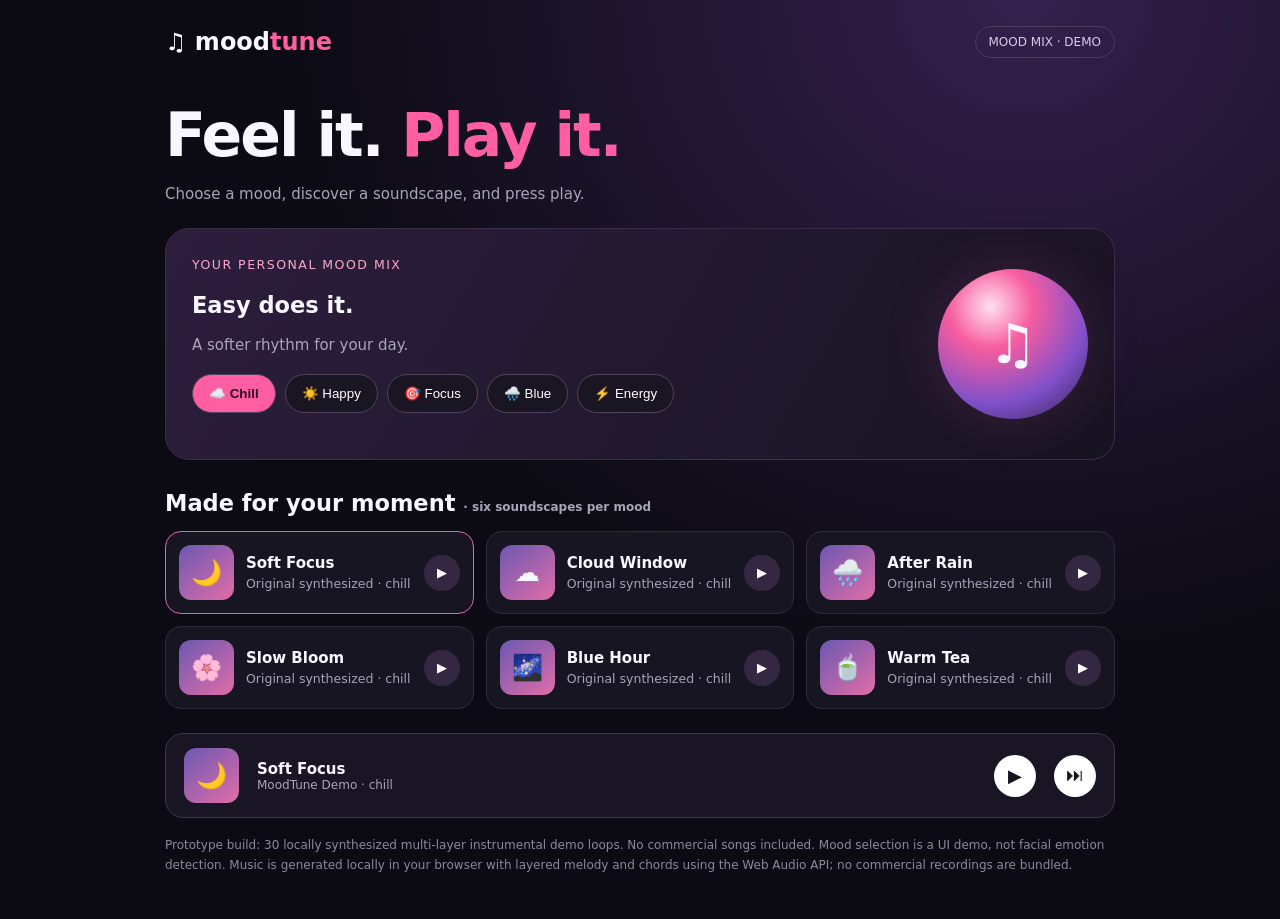
<file: demo-prototype.html>
<!doctype html>
<html lang="en"><meta charset="utf-8"><meta name="viewport" content="width=device-width,initial-scale=1"><title>MoodTune AI — Demo Player</title>
<style>
*{box-sizing:border-box}body{margin:0;background:#0c0b13;color:#f8f6ff;font:15px system-ui;padding:26px;background-image:radial-gradient(ellipse at 80% 0,#34204d,transparent 50%)}main{max-width:950px;margin:auto}header{display:flex;justify-content:space-between;align-items:center}.logo{font-size:24px;font-weight:850}.logo span,h1 span{color:#ff5fa2}.tag{border:1px solid #493b59;padding:8px 13px;border-radius:30px;color:#d7cbe8;font-size:12px}h1{font-size:clamp(35px,7vw,60px);letter-spacing:-2px;margin:42px 0 10px}p{color:#aaa4ba}.hero{display:flex;align-items:center;justify-content:space-between;gap:20px;padding:26px;background:linear-gradient(120deg,#2d1e3d,#171321);border:1px solid #3c2e4b;border-radius:24px;margin-top:25px}.orb{font-size:55px;display:grid;place-items:center;width:150px;height:150px;border-radius:50%;background:radial-gradient(circle at 35% 25%,#ffe1f0,#f75d9f 28%,#8050ca 65%,#31204b);box-shadow:0 0 55px #c34b9833;flex-shrink:0}.moods{display:flex;gap:9px;flex-wrap:wrap;margin:20px 0}.moods button{border:1px solid #50445e;border-radius:30px;padding:11px 16px;background:#191523;color:white;cursor:pointer}.moods button.active{background:#ff5fa2;color:#25101c;font-weight:bold}.tracks{display:grid;grid-template-columns:repeat(auto-fit,minmax(240px,1fr));gap:12px}.track{background:#171522;border:1px solid #302a40;border-radius:16px;padding:13px;display:flex;gap:12px;align-items:center;cursor:pointer}.track.sel{border-color:#d56bad}.art{width:55px;height:55px;border-radius:12px;display:grid;place-items:center;font-size:25px;background:linear-gradient(140deg,#6b58b2,#e16da7)}.track small{display:block;color:#a8a2b6;margin-top:4px}.track button{margin-left:auto;background:#342741;color:white;border:0;border-radius:50%;width:36px;height:36px}.player{position:sticky;bottom:10px;background:#1b1725f2;border:1px solid #41364e;border-radius:18px;padding:14px 18px;margin-top:24px;display:flex;align-items:center;gap:18px}.player button{background:#fff;color:#19131f;border:0;border-radius:50%;width:42px;height:42px;cursor:pointer;font-size:18px}.current{flex:1;min-width:0}.current b,.current small{display:block;overflow:hidden;text-overflow:ellipsis;white-space:nowrap}.current small,.note{color:#aaa4ba;font-size:12px}.disclaimer{font-size:12px;line-height:1.6;margin:18px 0;color:#8e879d}@media(max-width:540px){body{padding:16px}.orb{width:90px;height:90px;font-size:35px}.hero{padding:18px}.player{gap:10px}}
</style><main><header><div class="logo">♫ mood<span>tune</span></div><div class="tag">MOOD MIX · DEMO</div></header><h1>Feel it. <span>Play it.</span></h1><p>Choose a mood, discover a soundscape, and press play.</p>
<section class="hero"><div><small style="color:#f9a9cf;letter-spacing:1.5px">YOUR PERSONAL MOOD MIX</small><h2 id="heading">Easy does it.</h2><p id="desc">A softer rhythm for your day.</p><div class="moods"><button class="active" data-m="chill">☁️ Chill</button><button data-m="happy">☀️ Happy</button><button data-m="focus">🎯 Focus</button><button data-m="blue">🌧️ Blue</button><button data-m="energy">⚡ Energy</button></div></div><div class="orb">♫</div></section>
<h2 style="margin:30px 0 15px">Made for your moment <span class="note">· six soundscapes per mood</span></h2><div id="tracks" class="tracks"></div>
<div class="player"><div class="art" id="cover">🌙</div><div class="current"><b id="title">Soft Focus</b><small id="sub">MoodTune original demo</small></div><button id="toggle" title="Play">▶</button><button id="next" title="Next">⏭</button></div>
<div class="disclaimer">Prototype build: 30 locally synthesized multi-layer instrumental demo loops. No commercial songs included. Mood selection is a UI demo, not facial emotion detection. Music is generated locally in your browser with layered melody and chords using the Web Audio API; no commercial recordings are bundled.</div></main>
<script>
const names={chill:["Soft Focus","Cloud Window","After Rain","Slow Bloom","Blue Hour","Warm Tea"],happy:["Sunshine Loop","Little Wins","Day Trip","Good Things","Fresh Start","Bright Side"],focus:["Deep Work","Clear Mind","Quiet Grid","Flow State","Study Mode","Steady Steps"],blue:["Rainy Pages","Gentle Night","Let It Pass","Silver Lining","Safe Harbor","New Page"],energy:["Pulse Up","Runway","Neon Rush","Full Charge","Onward","Spark"]},emojis=["🌙","☁️","🌧️","🌸","🌌","🍵"],freq={chill:[261.6,329.6,392,329.6],happy:[392,493.9,587.3,493.9],focus:[196,293.7,392,293.7],blue:[220,261.6,329.6,261.6],energy:[392,587.3,784,587.3]},labels={chill:["Easy does it.","A softer rhythm for your day."],happy:["A little more sunshine.","Bright sounds for brighter moments."],focus:["Lock into your flow.","Steady patterns, fewer distractions."],blue:["Let the feeling breathe.","Gentle sounds for a quieter moment."],energy:["Turn it up.","A pulse to get you moving."]};let mood="chill",idx=0,playing=false,ac,gain,timer,beat=0;
function stop(){playing=false;clearInterval(timer);if(ac)ac.suspend();document.getElementById("toggle").textContent="▶";draw()}
function start(){ac=ac||new AudioContext();ac.resume();gain=gain||ac.createGain();gain.gain.value=.18;gain.connect(ac.destination);playing=true;beat=0;const scales={chill:[261.63,329.63,392,493.88],happy:[392,493.88,587.33,783.99],focus:[196,246.94,293.66,392],blue:[220,261.63,329.63,392],energy:[392,493.88,587.33,698.46]};const chords={chill:[[130.81,164.81,196],[110,146.83,174.61],[87.31,130.81,164.81],[98,146.83,196]],happy:[[130.81,164.81,196],[174.61,220,261.63],[146.83,185,220],[196,246.94,293.66]],focus:[[98,123.47,146.83],[110,146.83,164.81],[87.31,110,130.81],[98,123.47,146.83]],blue:[[110,130.81,164.81],[87.31,110,146.83],[98,123.47,146.83],[110,138.59,164.81]],energy:[[98,123.47,146.83],[130.81,164.81,196],[110,146.83,174.61],[146.83,185,220]]};function note(f,when,dur,vol,type="sine"){const o=ac.createOscillator(),g=ac.createGain();o.type=type;o.frequency.setValueAtTime(f,when);g.gain.setValueAtTime(.0001,when);g.gain.exponentialRampToValueAtTime(vol,when+.035);g.gain.exponentialRampToValueAtTime(.0001,when+dur);o.connect(g);g.connect(gain);o.start(when);o.stop(when+dur+.03)}function tick(){if(!playing)return;const t=ac.currentTime,step=beat%16,bar=Math.floor(beat/16)%4,chord=chords[mood][bar],melody=scales[mood];note(chord[0],t,1.8,.075,"triangle");if(step%4===0){note(chord[1],t,.95,.045);note(chord[2],t,.85,.04)}note(melody[(beat+(bar%2))%4],t,.42,.12,"sine");if(step%2===0)note(melody[(beat+2)%4]*2,t,.16,.025,"triangle");beat++}tick();timer=setInterval(tick,300);document.getElementById("toggle").textContent="Ⅱ";draw()}
function draw(){document.getElementById("heading").textContent=labels[mood][0];document.getElementById("desc").textContent=labels[mood][1];document.getElementById("tracks").innerHTML=names[mood].map((n,i)=>'<div class="track '+(i===idx?'sel':'')+'" data-i="'+i+'"><div class="art">'+emojis[i]+'</div><div><b>'+n+'</b><small>Original synthesized · '+mood+'</small></div><button>'+(playing&&idx===i?'Ⅱ':'▶')+'</button></div>').join("");document.querySelectorAll(".track").forEach(el=>el.onclick=()=>{idx=+el.dataset.i;draw();sync();if(playing){stop();start()}});document.querySelectorAll("[data-m]").forEach(b=>b.classList.toggle("active",b.dataset.m===mood));sync()}
function sync(){document.getElementById("title").textContent=names[mood][idx];document.getElementById("sub").textContent="MoodTune Demo · "+mood;document.getElementById("cover").textContent=emojis[idx]}
document.querySelectorAll("[data-m]").forEach(b=>b.onclick=()=>{mood=b.dataset.m;idx=0;draw();if(playing){stop();start()}});document.getElementById("toggle").onclick=()=>playing?stop():start();document.getElementById("next").onclick=()=>{idx=(idx+1)%6;draw();if(playing){stop();start()}};draw();
</script></html>
</file>
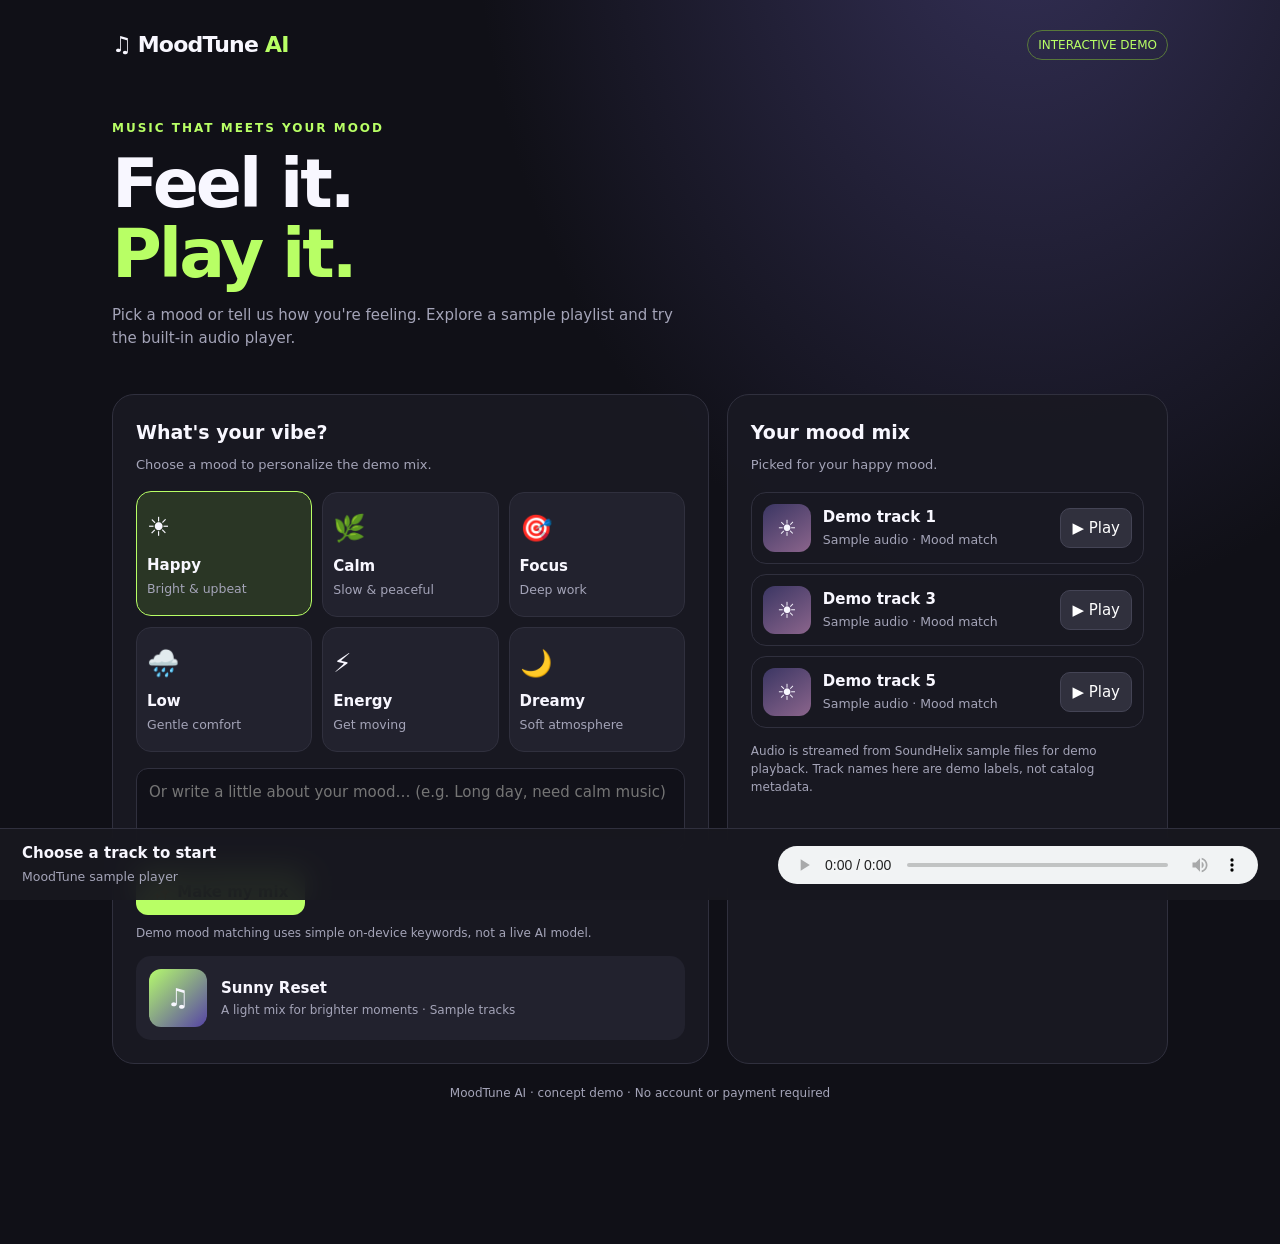
<file: demo.html>
<!doctype html>
<html lang="en">
<head>
<meta charset="utf-8"><meta name="viewport" content="width=device-width,initial-scale=1">
<title>MoodTune AI — Interactive Demo</title>
<style>
:root{--bg:#101017;--panel:#191923;--muted:#a4a4b8;--ink:#f8f7ff;--accent:#b8ff65;--line:#30303e}
*{box-sizing:border-box}body{margin:0;background:radial-gradient(ellipse at 80% -10%,#343057 0,transparent 38%),var(--bg);color:var(--ink);font:15px/1.5 Inter,system-ui,Segoe UI,sans-serif}
.wrap{max-width:1100px;margin:auto;padding:28px 22px 130px}.top{display:flex;align-items:center;justify-content:space-between;gap:16px}.brand{font-size:22px;font-weight:850;letter-spacing:-.8px}.brand b{color:var(--accent)}.tag{font-size:12px;color:var(--accent);border:1px solid #58783a;padding:5px 10px;border-radius:99px}
.hero{padding:58px 0 30px}.eyebrow{color:var(--accent);font-weight:700;font-size:12px;letter-spacing:2px;text-transform:uppercase}.hero h1{font-size:clamp(38px,7vw,68px);line-height:1.03;letter-spacing:-3px;margin:12px 0}.hero h1 span{color:var(--accent)}.hero p{color:var(--muted);max-width:570px}
.layout{display:grid;grid-template-columns:1.15fr .85fr;gap:18px}.panel{background:color-mix(in srgb,var(--panel) 94%,transparent);border:1px solid var(--line);border-radius:22px;padding:23px}.panel h2{margin:0 0 8px;font-size:19px}.sub{color:var(--muted);font-size:13px;margin:0 0 18px}
.moods{display:grid;grid-template-columns:repeat(3,1fr);gap:10px}.mood{border:1px solid var(--line);background:#22222e;color:var(--ink);border-radius:15px;padding:16px 10px;text-align:left;cursor:pointer;transition:.15s}.mood:hover,.mood.active{border-color:var(--accent);background:#2a3625;transform:translateY(-1px)}.emoji{font-size:26px;display:block;margin-bottom:7px}.mood strong{display:block}.mood small{color:var(--muted)}
textarea{width:100%;resize:vertical;min-height:84px;background:#111119;border:1px solid var(--line);border-radius:12px;color:var(--ink);padding:12px;font:inherit;margin-top:16px}button{font:inherit}.primary{background:var(--accent);color:#161b10;border:0;border-radius:12px;padding:12px 17px;font-weight:800;cursor:pointer;margin-top:10px}.primary:hover{filter:brightness(1.06)}.hint{font-size:12px;color:var(--muted);margin-top:9px}
.result{display:flex;align-items:center;gap:14px;background:#22222e;padding:13px;border-radius:15px;margin-top:14px}.cover{width:58px;height:58px;flex:none;border-radius:12px;background:linear-gradient(135deg,#b5fa6d,#5644a5);display:grid;place-items:center;font-size:25px}.result h3{margin:0;font-size:15px}.result p{margin:2px 0 0;color:var(--muted);font-size:12px}.tracklist{display:grid;gap:10px}.track{display:flex;align-items:center;gap:12px;padding:11px;border:1px solid var(--line);border-radius:15px}.art{width:48px;height:48px;border-radius:12px;display:grid;place-items:center;background:linear-gradient(145deg,#3b3663,#8b658c);font-size:22px;flex:none}.track .meta{min-width:0;flex:1}.track strong{display:block;white-space:nowrap;overflow:hidden;text-overflow:ellipsis}.track small{color:var(--muted)}.track button{background:#30303d;border:1px solid #444455;color:white;border-radius:10px;padding:8px 11px;cursor:pointer}.track button:hover{border-color:var(--accent)}
.note{color:var(--muted);font-size:12px;margin-top:14px}.player{position:fixed;bottom:0;left:0;right:0;background:#181820ed;backdrop-filter:blur(14px);border-top:1px solid var(--line);padding:13px 22px;display:flex;align-items:center;gap:15px;z-index:3}.playerinfo{flex:1;min-width:0}.playerinfo b{display:block;white-space:nowrap;overflow:hidden;text-overflow:ellipsis}.playerinfo small{color:var(--muted)}.player audio{width:min(480px,54vw);height:38px}.footer{margin-top:20px;color:var(--muted);font-size:12px;text-align:center}
@media(max-width:760px){.layout{grid-template-columns:1fr}.hero{padding:38px 0 24px}.panel{padding:17px}.player{flex-wrap:wrap;gap:8px}.playerinfo{width:100%;flex:auto}.player audio{width:100%}.wrap{padding-inline:15px}.moods{gap:7px}.mood{padding:12px 8px}}
</style>
</head>
<body><main class="wrap">
<header class="top"><div class="brand">♫ MoodTune <b>AI</b></div><span class="tag">INTERACTIVE DEMO</span></header>
<section class="hero"><div class="eyebrow">Music that meets your mood</div><h1>Feel it.<br><span>Play it.</span></h1><p>Pick a mood or tell us how you're feeling. Explore a sample playlist and try the built-in audio player.</p></section>
<div class="layout">
<section class="panel"><h2>What's your vibe?</h2><p class="sub">Choose a mood to personalize the demo mix.</p>
<div class="moods" id="moods">
<button class="mood active" data-mood="happy"><span class="emoji">☀️</span><strong>Happy</strong><small>Bright & upbeat</small></button>
<button class="mood" data-mood="calm"><span class="emoji">🌿</span><strong>Calm</strong><small>Slow & peaceful</small></button>
<button class="mood" data-mood="focus"><span class="emoji">🎯</span><strong>Focus</strong><small>Deep work</small></button>
<button class="mood" data-mood="sad"><span class="emoji">🌧️</span><strong>Low</strong><small>Gentle comfort</small></button>
<button class="mood" data-mood="energy"><span class="emoji">⚡</span><strong>Energy</strong><small>Get moving</small></button>
<button class="mood" data-mood="romantic"><span class="emoji">🌙</span><strong>Dreamy</strong><small>Soft atmosphere</small></button>
</div>
<textarea id="feel" placeholder="Or write a little about your mood… (e.g. Long day, need calm music)"></textarea>
<button class="primary" id="analyze">✨ Make my mix</button><p class="hint" id="hint">Demo mood matching uses simple on-device keywords, not a live AI model.</p>
<div class="result"><div class="cover">♫</div><div><h3 id="mixname">Sunny Reset</h3><p id="mixdesc">A light mix for brighter moments · Sample tracks</p></div></div>
</section>
<section class="panel"><h2>Your mood mix</h2><p class="sub" id="listdesc">A few sample audio picks. Press play to listen.</p><div class="tracklist" id="tracks"></div><p class="note">Audio is streamed from SoundHelix sample files for demo playback. Track names here are demo labels, not catalog metadata.</p></section>
</div><p class="footer">MoodTune AI · concept demo · No account or payment required</p>
</main>
<div class="player"><div class="playerinfo"><b id="now">Choose a track to start</b><small id="nowartist">MoodTune sample player</small></div><audio id="audio" controls preload="none"></audio></div>
<script>
const samples=[
 {id:1,url:'https://www.soundhelix.com/examples/mp3/SoundHelix-Song-1.mp3'},
 {id:2,url:'https://www.soundhelix.com/examples/mp3/SoundHelix-Song-2.mp3'},
 {id:3,url:'https://www.soundhelix.com/examples/mp3/SoundHelix-Song-3.mp3'},
 {id:4,url:'https://www.soundhelix.com/examples/mp3/SoundHelix-Song-4.mp3'},
 {id:5,url:'https://www.soundhelix.com/examples/mp3/SoundHelix-Song-5.mp3'},
 {id:6,url:'https://www.soundhelix.com/examples/mp3/SoundHelix-Song-6.mp3'}
];
const moods={
 happy:{name:'Sunny Reset',desc:'A light mix for brighter moments',emoji:'☀️',ids:[0,2,4]},
 calm:{name:'Quiet Corners',desc:'Slow down and breathe',emoji:'🌿',ids:[1,3,5]},
 focus:{name:'Focus Flow',desc:'A background mix for deep work',emoji:'🎯',ids:[2,3,0]},
 sad:{name:'Soft Landing',desc:'Gentle sound for a slower moment',emoji:'🌧️',ids:[4,1,2]},
 energy:{name:'Momentum',desc:'Turn the volume up and move',emoji:'⚡',ids:[5,0,3]},
 romantic:{name:'Afterglow',desc:'A dreamy late-night mix',emoji:'🌙',ids:[3,4,1]}
};
let current='happy',queue=[];
const $=s=>document.querySelector(s);
function render(){
 const m=moods[current];$('#mixname').textContent=m.name;$('#mixdesc').textContent=m.desc+' · Sample tracks';$('#listdesc').textContent='Picked for your '+current+' mood.';
 queue=m.ids.map(i=>samples[i]);$('#tracks').innerHTML='';
 queue.forEach((t,i)=>{const el=document.createElement('div');el.className='track';el.innerHTML='<div class="art">'+m.emoji+'</div><div class="meta"><strong>Demo track '+t.id+'</strong><small>Sample audio · Mood match</small></div><button type="button">▶ Play</button>';el.querySelector('button').addEventListener('click',()=>play(i));$('#tracks').append(el)});
 document.querySelectorAll('.mood').forEach(b=>b.classList.toggle('active',b.dataset.mood===current));
}
function play(i){const t=queue[i];if(!t)return;const audio=$('#audio');audio.src=t.url;$('#now').textContent='Demo track '+t.id;$('#nowartist').textContent=moods[current].name+' · Sample audio';audio.play().catch(()=>{$('#nowartist').textContent='Playback was blocked. Press play in the player.'})}
document.querySelectorAll('.mood').forEach(b=>b.addEventListener('click',()=>{current=b.dataset.mood;render()}));
$('#analyze').addEventListener('click',()=>{const s=$('#feel').value.toLowerCase();const words={calm:['calm','peace','relax','tired','stress','anxious'],sad:['sad','down','lonely','upset','low','hurt'],focus:['study','focus','work','exam','coding','concentrate'],energy:['gym','energy','excited','workout','pump'],romantic:['love','romantic','dreamy','date','miss']};let best='happy',score=0;for(const [m,ws]of Object.entries(words)){const n=ws.filter(w=>s.includes(w)).length;if(n>score){score=n;best=m}}current=best;$('#hint').textContent=score?'Demo matched a few keywords. This is not clinical or AI emotion detection.':'No strong keyword match—showing a happy starter mix.';render()});
render();
</script></body></html>
</file>
